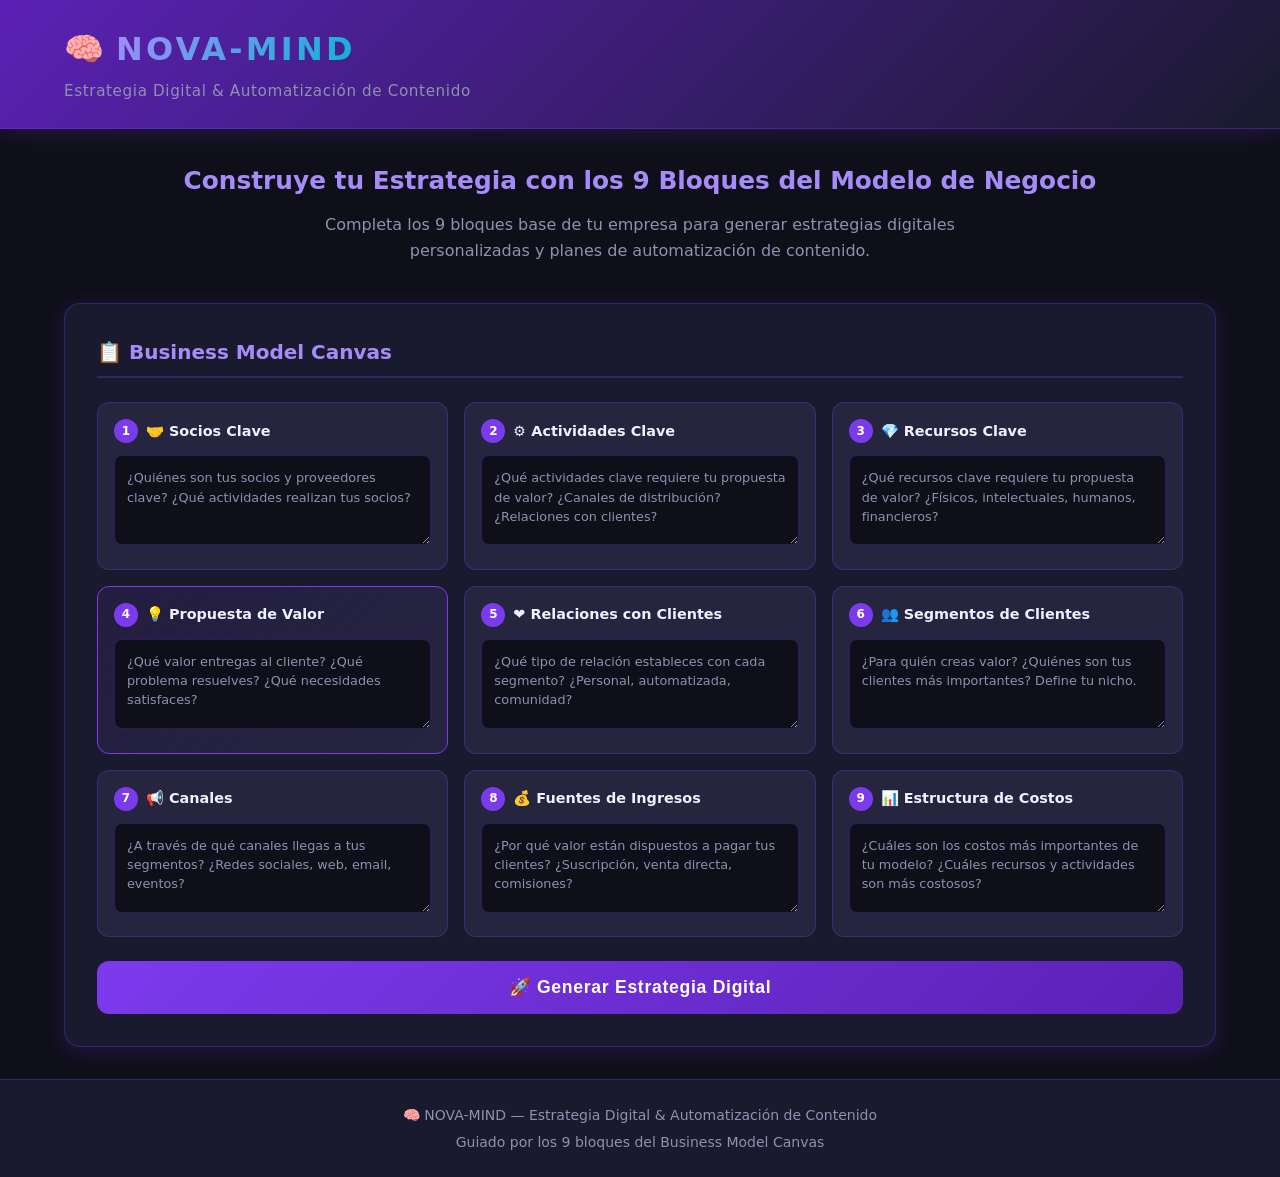
<file: index.html>
<!DOCTYPE html>
<html lang="es">
<head>
  <meta charset="UTF-8" />
  <meta name="viewport" content="width=device-width, initial-scale=1.0" />
  <title>NOVA-MIND | Estrategia Digital &amp; Automatización</title>
  <link rel="stylesheet" href="css/style.css" />
</head>
<body>
  <header>
    <div class="container">
      <div class="brand">
        <span class="brand-icon">🧠</span>
        <h1>NOVA-MIND</h1>
      </div>
      <p class="brand-tagline">Estrategia Digital &amp; Automatización de Contenido</p>
    </div>
  </header>

  <main class="container">
    <section class="intro-section">
      <h2>Construye tu Estrategia con los 9 Bloques del Modelo de Negocio</h2>
      <p>Completa los 9 bloques base de tu empresa para generar estrategias digitales
        personalizadas y planes de automatización de contenido.</p>
    </section>

    <!-- ── Business Model Canvas ─────────────────────────────────────── -->
    <div class="canvas-form" id="businessCanvas">
      <h3 class="section-title">📋 Business Model Canvas</h3>

      <div class="canvas-grid">
        <!-- 1 Socios Clave -->
        <div class="canvas-block" data-block="socios">
          <div class="block-header">
            <span class="block-number">1</span>
            <h4>🤝 Socios Clave</h4>
          </div>
          <textarea id="socios"
            placeholder="¿Quiénes son tus socios y proveedores clave? ¿Qué actividades realizan tus socios?"></textarea>
        </div>

        <!-- 2 Actividades Clave -->
        <div class="canvas-block" data-block="actividades">
          <div class="block-header">
            <span class="block-number">2</span>
            <h4>⚙️ Actividades Clave</h4>
          </div>
          <textarea id="actividades"
            placeholder="¿Qué actividades clave requiere tu propuesta de valor? ¿Canales de distribución? ¿Relaciones con clientes?"></textarea>
        </div>

        <!-- 3 Recursos Clave -->
        <div class="canvas-block" data-block="recursos">
          <div class="block-header">
            <span class="block-number">3</span>
            <h4>💎 Recursos Clave</h4>
          </div>
          <textarea id="recursos"
            placeholder="¿Qué recursos clave requiere tu propuesta de valor? ¿Físicos, intelectuales, humanos, financieros?"></textarea>
        </div>

        <!-- 4 Propuesta de Valor (featured) -->
        <div class="canvas-block featured" data-block="propuesta">
          <div class="block-header">
            <span class="block-number">4</span>
            <h4>💡 Propuesta de Valor</h4>
          </div>
          <textarea id="propuesta"
            placeholder="¿Qué valor entregas al cliente? ¿Qué problema resuelves? ¿Qué necesidades satisfaces?"></textarea>
        </div>

        <!-- 5 Relaciones con Clientes -->
        <div class="canvas-block" data-block="relaciones">
          <div class="block-header">
            <span class="block-number">5</span>
            <h4>❤️ Relaciones con Clientes</h4>
          </div>
          <textarea id="relaciones"
            placeholder="¿Qué tipo de relación estableces con cada segmento? ¿Personal, automatizada, comunidad?"></textarea>
        </div>

        <!-- 6 Segmentos de Clientes -->
        <div class="canvas-block" data-block="segmentos">
          <div class="block-header">
            <span class="block-number">6</span>
            <h4>👥 Segmentos de Clientes</h4>
          </div>
          <textarea id="segmentos"
            placeholder="¿Para quién creas valor? ¿Quiénes son tus clientes más importantes? Define tu nicho."></textarea>
        </div>

        <!-- 7 Canales -->
        <div class="canvas-block" data-block="canales">
          <div class="block-header">
            <span class="block-number">7</span>
            <h4>📢 Canales</h4>
          </div>
          <textarea id="canales"
            placeholder="¿A través de qué canales llegas a tus segmentos? ¿Redes sociales, web, email, eventos?"></textarea>
        </div>

        <!-- 8 Fuentes de Ingresos -->
        <div class="canvas-block" data-block="ingresos">
          <div class="block-header">
            <span class="block-number">8</span>
            <h4>💰 Fuentes de Ingresos</h4>
          </div>
          <textarea id="ingresos"
            placeholder="¿Por qué valor están dispuestos a pagar tus clientes? ¿Suscripción, venta directa, comisiones?"></textarea>
        </div>

        <!-- 9 Estructura de Costos -->
        <div class="canvas-block" data-block="costos">
          <div class="block-header">
            <span class="block-number">9</span>
            <h4>📊 Estructura de Costos</h4>
          </div>
          <textarea id="costos"
            placeholder="¿Cuáles son los costos más importantes de tu modelo? ¿Cuáles recursos y actividades son más costosos?"></textarea>
        </div>
      </div>

      <button class="generate-btn" id="generateBtn" onclick="generateStrategy()">
        🚀 Generar Estrategia Digital
      </button>
    </div>

    <!-- ── Strategy Output ────────────────────────────────────────────── -->
    <div class="strategy-output" id="strategyOutput" style="display:none;">
      <h3 class="section-title">🎯 Tu Estrategia Digital Personalizada</h3>

      <div class="strategy-tabs">
        <button class="tab-btn active" data-tab="content"    onclick="showTab(event,'content')">📝 Estrategia de Contenido</button>
        <button class="tab-btn"         data-tab="automation" onclick="showTab(event,'automation')">🤖 Automatización</button>
        <button class="tab-btn"         data-tab="calendar"   onclick="showTab(event,'calendar')">📅 Calendario</button>
        <button class="tab-btn"         data-tab="kpis"       onclick="showTab(event,'kpis')">📈 KPIs</button>
      </div>

      <div class="tab-content active" id="content-tab">
        <div id="contentStrategy"></div>
      </div>
      <div class="tab-content" id="automation-tab">
        <div id="automationStrategy"></div>
      </div>
      <div class="tab-content" id="calendar-tab">
        <div id="calendarStrategy"></div>
      </div>
      <div class="tab-content" id="kpis-tab">
        <div id="kpisStrategy"></div>
      </div>
    </div>
  </main>

  <footer>
    <div class="container">
      <p>🧠 NOVA-MIND &mdash; Estrategia Digital &amp; Automatización de Contenido</p>
      <p>Guiado por los 9 bloques del Business Model Canvas</p>
    </div>
  </footer>

  <script src="js/app.js"></script>
</body>
</html>
</file>
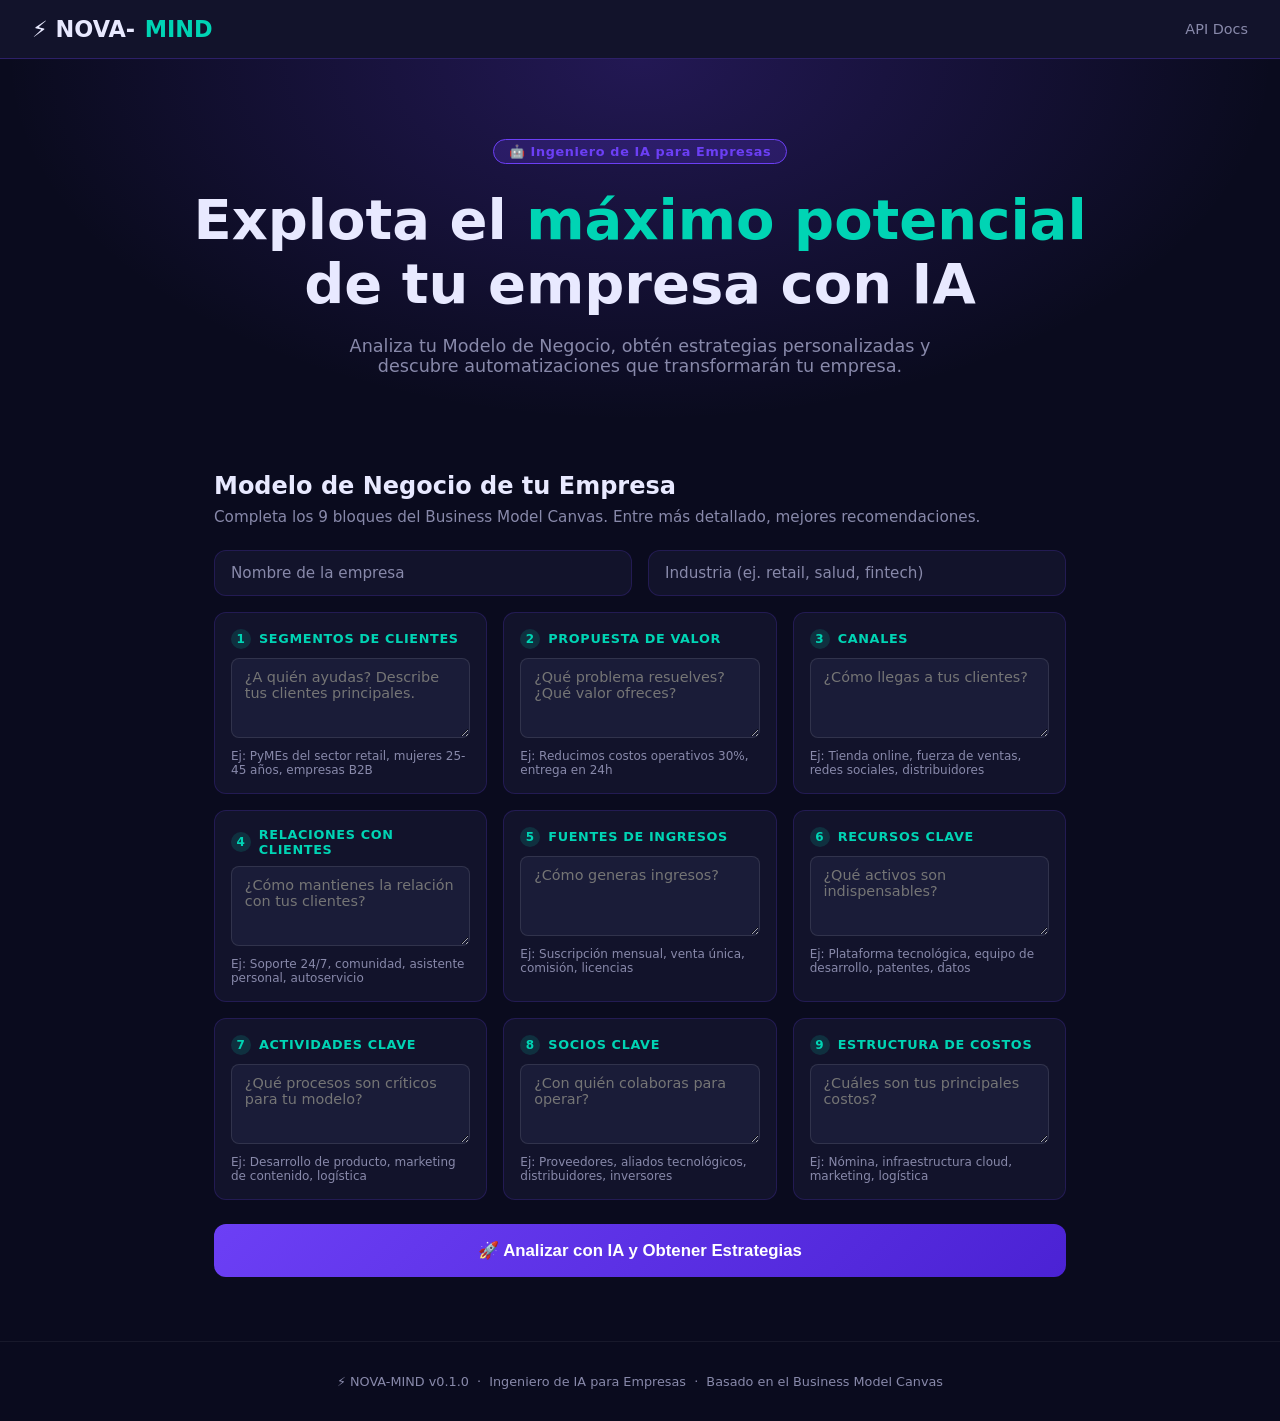
<file: frontend/index.html>
<!DOCTYPE html>
<html lang="es">
<head>
  <meta charset="UTF-8" />
  <meta name="viewport" content="width=device-width, initial-scale=1.0" />
  <title>NOVA-MIND – Ingeniero de IA para Empresas</title>
  <style>
    :root {
      --primary: #6C3FF5;
      --primary-dark: #4B22D4;
      --accent: #00D4B4;
      --bg: #0A0B1E;
      --surface: #12132B;
      --surface2: #1A1C38;
      --text: #E8E9FF;
      --text-muted: #8889AA;
      --alta: #FF5E5E;
      --media: #FFB347;
      --baja: #5ECC8A;
      --bajo: #5ECC8A;
      --medio: #FFB347;
      --alto: #FF5E5E;
      --radius: 12px;
    }
    * { box-sizing: border-box; margin: 0; padding: 0; }
    body {
      background: var(--bg);
      color: var(--text);
      font-family: 'Segoe UI', system-ui, sans-serif;
      min-height: 100vh;
    }

    /* ── NAV ── */
    nav {
      display: flex;
      align-items: center;
      justify-content: space-between;
      padding: 1rem 2rem;
      background: var(--surface);
      border-bottom: 1px solid rgba(108,63,245,.3);
      position: sticky;
      top: 0;
      z-index: 100;
    }
    .logo { display: flex; align-items: center; gap: .6rem; font-size: 1.4rem; font-weight: 700; }
    .logo span { color: var(--accent); }
    nav a { color: var(--text-muted); text-decoration: none; font-size: .9rem; }
    nav a:hover { color: var(--text); }

    /* ── HERO ── */
    .hero {
      text-align: center;
      padding: 5rem 2rem 3rem;
      background: radial-gradient(ellipse at 50% 0%, rgba(108,63,245,.25) 0%, transparent 70%);
    }
    .hero-badge {
      display: inline-block;
      background: rgba(108,63,245,.2);
      border: 1px solid var(--primary);
      color: var(--primary);
      border-radius: 20px;
      padding: .25rem .9rem;
      font-size: .8rem;
      font-weight: 600;
      letter-spacing: .05em;
      margin-bottom: 1.5rem;
    }
    .hero h1 { font-size: clamp(2rem, 5vw, 3.5rem); font-weight: 800; line-height: 1.15; }
    .hero h1 em { font-style: normal; color: var(--accent); }
    .hero p { margin-top: 1.2rem; color: var(--text-muted); font-size: 1.1rem; max-width: 600px; margin-inline: auto; }

    /* ── CANVAS FORM ── */
    .section { max-width: 900px; margin: 3rem auto; padding: 0 1.5rem; }
    .section h2 { font-size: 1.5rem; font-weight: 700; margin-bottom: .5rem; }
    .section .sub { color: var(--text-muted); font-size: .95rem; margin-bottom: 1.5rem; }

    .canvas-grid {
      display: grid;
      grid-template-columns: repeat(auto-fit, minmax(260px, 1fr));
      gap: 1rem;
    }
    .canvas-block {
      background: var(--surface);
      border: 1px solid rgba(108,63,245,.2);
      border-radius: var(--radius);
      padding: 1rem;
      transition: border-color .2s;
    }
    .canvas-block:focus-within { border-color: var(--primary); }
    .canvas-block label {
      display: flex;
      align-items: center;
      gap: .5rem;
      font-size: .8rem;
      font-weight: 700;
      letter-spacing: .05em;
      text-transform: uppercase;
      color: var(--accent);
      margin-bottom: .6rem;
    }
    .canvas-block label .num {
      background: rgba(0,212,180,.15);
      border-radius: 50%;
      width: 20px;
      height: 20px;
      display: flex;
      align-items: center;
      justify-content: center;
      font-size: .75rem;
      color: var(--accent);
    }
    .canvas-block textarea {
      width: 100%;
      background: var(--surface2);
      border: 1px solid rgba(255,255,255,.1);
      border-radius: 8px;
      color: var(--text);
      font-size: .9rem;
      padding: .6rem .8rem;
      resize: vertical;
      min-height: 80px;
      outline: none;
      font-family: inherit;
    }
    .canvas-block textarea:focus { border-color: var(--primary); }
    .canvas-block .hint { font-size: .75rem; color: var(--text-muted); margin-top: .4rem; }

    .form-header {
      display: grid;
      grid-template-columns: 1fr 1fr;
      gap: 1rem;
      margin-bottom: 1rem;
    }
    .form-header input {
      background: var(--surface);
      border: 1px solid rgba(108,63,245,.2);
      border-radius: var(--radius);
      color: var(--text);
      font-size: .95rem;
      padding: .8rem 1rem;
      outline: none;
      font-family: inherit;
      width: 100%;
    }
    .form-header input:focus { border-color: var(--primary); }
    .form-header input::placeholder { color: var(--text-muted); }

    .btn-analyze {
      display: block;
      width: 100%;
      margin-top: 1.5rem;
      padding: 1rem;
      background: linear-gradient(135deg, var(--primary), var(--primary-dark));
      color: #fff;
      border: none;
      border-radius: var(--radius);
      font-size: 1.05rem;
      font-weight: 700;
      cursor: pointer;
      transition: opacity .2s, transform .1s;
    }
    .btn-analyze:hover { opacity: .9; }
    .btn-analyze:active { transform: scale(.98); }
    .btn-analyze:disabled { opacity: .5; cursor: default; }

    /* ── COMPLETENESS ── */
    .completeness-bar {
      background: var(--surface);
      border: 1px solid rgba(108,63,245,.2);
      border-radius: var(--radius);
      padding: 1.2rem;
      margin-bottom: 1.5rem;
    }
    .completeness-bar .label { display: flex; justify-content: space-between; font-size: .85rem; margin-bottom: .5rem; }
    .completeness-bar .label strong { color: var(--accent); }
    .bar-track { background: var(--surface2); border-radius: 20px; height: 10px; overflow: hidden; }
    .bar-fill { height: 100%; border-radius: 20px; background: linear-gradient(90deg, var(--primary), var(--accent)); transition: width .6s ease; }
    .incomplete-tags { display: flex; flex-wrap: wrap; gap: .4rem; margin-top: .8rem; }
    .tag {
      background: rgba(255,94,94,.1);
      border: 1px solid rgba(255,94,94,.3);
      color: #FF5E5E;
      border-radius: 20px;
      padding: .2rem .7rem;
      font-size: .75rem;
    }

    /* ── RESULTS ── */
    .results-tabs {
      display: flex;
      gap: .5rem;
      margin-bottom: 1.5rem;
      border-bottom: 1px solid rgba(255,255,255,.08);
    }
    .tab-btn {
      background: none;
      border: none;
      color: var(--text-muted);
      padding: .6rem 1.2rem;
      cursor: pointer;
      font-size: .95rem;
      font-family: inherit;
      border-bottom: 2px solid transparent;
      transition: color .2s;
    }
    .tab-btn.active { color: var(--accent); border-bottom-color: var(--accent); }

    .cards-grid {
      display: grid;
      grid-template-columns: repeat(auto-fill, minmax(300px, 1fr));
      gap: 1rem;
    }
    .card {
      background: var(--surface);
      border: 1px solid rgba(108,63,245,.15);
      border-radius: var(--radius);
      padding: 1.2rem;
      transition: border-color .2s, transform .15s;
    }
    .card:hover { border-color: var(--primary); transform: translateY(-2px); }
    .card-header { display: flex; align-items: flex-start; justify-content: space-between; gap: .5rem; margin-bottom: .7rem; }
    .card-title { font-weight: 700; font-size: 1rem; line-height: 1.35; }
    .badge {
      border-radius: 20px;
      padding: .15rem .6rem;
      font-size: .72rem;
      font-weight: 700;
      white-space: nowrap;
      flex-shrink: 0;
    }
    .badge-alta, .badge-alto { background: rgba(255,94,94,.15); color: var(--alta); border: 1px solid rgba(255,94,94,.3); }
    .badge-media, .badge-medio { background: rgba(255,179,71,.15); color: var(--media); border: 1px solid rgba(255,179,71,.3); }
    .badge-baja, .badge-bajo { background: rgba(94,204,138,.15); color: var(--baja); border: 1px solid rgba(94,204,138,.3); }
    .card-block { font-size: .75rem; color: var(--primary); font-weight: 600; margin-bottom: .5rem; }
    .card-desc { font-size: .88rem; color: var(--text-muted); line-height: 1.6; }
    .card-roi { margin-top: .7rem; padding: .4rem .7rem; background: rgba(0,212,180,.08); border-radius: 8px; font-size: .8rem; color: var(--accent); }
    .card-tech { margin-top: .4rem; font-size: .78rem; color: var(--text-muted); }
    .card-tech strong { color: var(--text); }
    .impact-tags { display: flex; flex-wrap: wrap; gap: .3rem; margin-top: .7rem; }
    .impact-tag {
      background: rgba(108,63,245,.15);
      color: var(--primary);
      border-radius: 20px;
      padding: .15rem .55rem;
      font-size: .72rem;
    }
    .steps-list { margin-top: .7rem; padding-left: 1rem; }
    .steps-list li { font-size: .8rem; color: var(--text-muted); line-height: 1.7; }
    details summary { cursor: pointer; font-size: .8rem; color: var(--primary); margin-top: .6rem; }
    details summary:hover { color: var(--accent); }

    /* ── LOADING ── */
    .spinner {
      display: none;
      text-align: center;
      padding: 3rem;
    }
    .spinner-ring {
      width: 48px; height: 48px;
      border: 4px solid rgba(108,63,245,.2);
      border-top-color: var(--primary);
      border-radius: 50%;
      animation: spin .8s linear infinite;
      margin: 0 auto 1rem;
    }
    @keyframes spin { to { transform: rotate(360deg); } }

    /* ── HIDDEN / VISIBLE ── */
    .hidden { display: none !important; }

    /* ── FOOTER ── */
    footer {
      text-align: center;
      padding: 2rem;
      color: var(--text-muted);
      font-size: .8rem;
      border-top: 1px solid rgba(255,255,255,.06);
      margin-top: 4rem;
    }
  </style>
</head>
<body>

<nav>
  <div class="logo">⚡ NOVA-<span>MIND</span></div>
  <a href="/docs" target="_blank">API Docs</a>
</nav>

<div class="hero">
  <div class="hero-badge">🤖 Ingeniero de IA para Empresas</div>
  <h1>Explota el <em>máximo potencial</em><br>de tu empresa con IA</h1>
  <p>Analiza tu Modelo de Negocio, obtén estrategias personalizadas y descubre automatizaciones que transformarán tu empresa.</p>
</div>

<!-- CANVAS FORM -->
<div class="section">
  <h2>Modelo de Negocio de tu Empresa</h2>
  <p class="sub">Completa los 9 bloques del Business Model Canvas. Entre más detallado, mejores recomendaciones.</p>

  <div class="form-header">
    <input type="text" id="company_name" placeholder="Nombre de la empresa" />
    <input type="text" id="industry" placeholder="Industria (ej. retail, salud, fintech)" />
  </div>

  <div class="canvas-grid" id="canvasForm">
    <div class="canvas-block">
      <label><span class="num">1</span>Segmentos de Clientes</label>
      <textarea id="customer_segments" placeholder="¿A quién ayudas? Describe tus clientes principales."></textarea>
      <div class="hint">Ej: PyMEs del sector retail, mujeres 25-45 años, empresas B2B</div>
    </div>
    <div class="canvas-block">
      <label><span class="num">2</span>Propuesta de Valor</label>
      <textarea id="value_propositions" placeholder="¿Qué problema resuelves? ¿Qué valor ofreces?"></textarea>
      <div class="hint">Ej: Reducimos costos operativos 30%, entrega en 24h</div>
    </div>
    <div class="canvas-block">
      <label><span class="num">3</span>Canales</label>
      <textarea id="channels" placeholder="¿Cómo llegas a tus clientes?"></textarea>
      <div class="hint">Ej: Tienda online, fuerza de ventas, redes sociales, distribuidores</div>
    </div>
    <div class="canvas-block">
      <label><span class="num">4</span>Relaciones con Clientes</label>
      <textarea id="customer_relationships" placeholder="¿Cómo mantienes la relación con tus clientes?"></textarea>
      <div class="hint">Ej: Soporte 24/7, comunidad, asistente personal, autoservicio</div>
    </div>
    <div class="canvas-block">
      <label><span class="num">5</span>Fuentes de Ingresos</label>
      <textarea id="revenue_streams" placeholder="¿Cómo generas ingresos?"></textarea>
      <div class="hint">Ej: Suscripción mensual, venta única, comisión, licencias</div>
    </div>
    <div class="canvas-block">
      <label><span class="num">6</span>Recursos Clave</label>
      <textarea id="key_resources" placeholder="¿Qué activos son indispensables?"></textarea>
      <div class="hint">Ej: Plataforma tecnológica, equipo de desarrollo, patentes, datos</div>
    </div>
    <div class="canvas-block">
      <label><span class="num">7</span>Actividades Clave</label>
      <textarea id="key_activities" placeholder="¿Qué procesos son críticos para tu modelo?"></textarea>
      <div class="hint">Ej: Desarrollo de producto, marketing de contenido, logística</div>
    </div>
    <div class="canvas-block">
      <label><span class="num">8</span>Socios Clave</label>
      <textarea id="key_partnerships" placeholder="¿Con quién colaboras para operar?"></textarea>
      <div class="hint">Ej: Proveedores, aliados tecnológicos, distribuidores, inversores</div>
    </div>
    <div class="canvas-block">
      <label><span class="num">9</span>Estructura de Costos</label>
      <textarea id="cost_structure" placeholder="¿Cuáles son tus principales costos?"></textarea>
      <div class="hint">Ej: Nómina, infraestructura cloud, marketing, logística</div>
    </div>
  </div>

  <button class="btn-analyze" id="analyzeBtn" onclick="analyzeCanvas()">
    🚀 Analizar con IA y Obtener Estrategias
  </button>
</div>

<!-- LOADING -->
<div class="spinner" id="spinner">
  <div class="spinner-ring"></div>
  <p style="color:var(--text-muted)">Analizando tu empresa con IA...</p>
</div>

<!-- RESULTS -->
<div class="section hidden" id="results">
  <h2>Resultados del Análisis</h2>

  <!-- Completeness -->
  <div class="completeness-bar" id="completenessSection">
    <div class="label">
      <span>Completitud del Canvas</span>
      <strong id="completenessScore">0%</strong>
    </div>
    <div class="bar-track"><div class="bar-fill" id="completenessBar" style="width:0%"></div></div>
    <div class="incomplete-tags" id="incompleteTags"></div>
  </div>

  <!-- Tabs -->
  <div class="results-tabs">
    <button class="tab-btn active" onclick="showTab(this, 'strategies')">📊 Estrategias (<span id="stratCount">0</span>)</button>
    <button class="tab-btn" onclick="showTab(this, 'automations')">⚙️ Automatizaciones (<span id="autoCount">0</span>)</button>
  </div>

  <div id="strategiesPanel" class="cards-grid"></div>
  <div id="automationsPanel" class="cards-grid hidden"></div>
</div>

<footer>
  ⚡ NOVA-MIND v0.1.0 &nbsp;·&nbsp; Ingeniero de IA para Empresas &nbsp;·&nbsp;
  Basado en el Business Model Canvas
</footer>

<script>
  function parseTextareaToList(id) {
    const val = document.getElementById(id).value.trim();
    if (!val) return [];
    return val.split('\n').map(s => s.trim()).filter(Boolean);
  }

  async function analyzeCanvas() {
    const btn = document.getElementById('analyzeBtn');
    btn.disabled = true;
    document.getElementById('spinner').style.display = 'block';
    document.getElementById('results').classList.add('hidden');

    const payload = {
      company_name: document.getElementById('company_name').value.trim() || null,
      industry: document.getElementById('industry').value.trim() || null,
      customer_segments: parseTextareaToList('customer_segments'),
      value_propositions: parseTextareaToList('value_propositions'),
      channels: parseTextareaToList('channels'),
      customer_relationships: parseTextareaToList('customer_relationships'),
      revenue_streams: parseTextareaToList('revenue_streams'),
      key_resources: parseTextareaToList('key_resources'),
      key_activities: parseTextareaToList('key_activities'),
      key_partnerships: parseTextareaToList('key_partnerships'),
      cost_structure: parseTextareaToList('cost_structure'),
    };

    try {
      const res = await fetch('/api/canvas/analyze', {
        method: 'POST',
        headers: { 'Content-Type': 'application/json' },
        body: JSON.stringify(payload),
      });
      if (!res.ok) throw new Error('Error en el servidor');
      const data = await res.json();
      renderResults(data);
    } catch (err) {
      alert('Error al analizar: ' + err.message);
    } finally {
      btn.disabled = false;
      document.getElementById('spinner').style.display = 'none';
    }
  }

  function renderResults(data) {
    // Completeness
    const pct = data.canvas_completeness;
    document.getElementById('completenessScore').textContent = pct + '%';
    document.getElementById('completenessBar').style.width = pct + '%';

    const tagsEl = document.getElementById('incompleteTags');
    tagsEl.innerHTML = '';
    (data.incomplete_blocks || []).forEach(b => {
      const tag = document.createElement('span');
      tag.className = 'tag';
      tag.textContent = '⚠ ' + b;
      tagsEl.appendChild(tag);
    });

    // Strategy cards
    document.getElementById('stratCount').textContent = data.strategies.length;
    const stratPanel = document.getElementById('strategiesPanel');
    stratPanel.innerHTML = '';
    data.strategies.forEach(s => {
      stratPanel.innerHTML += `
        <div class="card">
          <div class="card-header">
            <div class="card-title">${s.title}</div>
            <span class="badge badge-${s.priority}">${s.priority.toUpperCase()}</span>
          </div>
          <div class="card-block">📌 ${s.block}</div>
          <div class="card-desc">${s.description}</div>
          <div class="impact-tags">${s.impact_areas.map(a => `<span class="impact-tag">${a}</span>`).join('')}</div>
        </div>`;
    });

    // Automation cards
    document.getElementById('autoCount').textContent = data.automations.length;
    const autoPanel = document.getElementById('automationsPanel');
    autoPanel.innerHTML = '';
    data.automations.forEach(a => {
      const stepsHtml = a.steps.map(s => `<li>${s}</li>`).join('');
      autoPanel.innerHTML += `
        <div class="card">
          <div class="card-header">
            <div class="card-title">${a.title}</div>
            <span class="badge badge-${a.effort}">${a.effort.toUpperCase()}</span>
          </div>
          <div class="card-block">⚙️ ${a.process}</div>
          <div class="card-desc">${a.description}</div>
          <div class="card-tech"><strong>Tecnología:</strong> ${a.technology}</div>
          <div class="card-roi">📈 ${a.roi_estimate}</div>
          <details>
            <summary>Ver pasos de implementación</summary>
            <ol class="steps-list">${stepsHtml}</ol>
          </details>
        </div>`;
    });

    document.getElementById('results').classList.remove('hidden');
    document.getElementById('results').scrollIntoView({ behavior: 'smooth' });
  }

  function showTab(btn, tab) {
    document.querySelectorAll('.tab-btn').forEach(b => b.classList.remove('active'));
    btn.classList.add('active');
    document.getElementById('strategiesPanel').classList.toggle('hidden', tab !== 'strategies');
    document.getElementById('automationsPanel').classList.toggle('hidden', tab !== 'automations');
  }
</script>
</body>
</html>
</file>
<file: css/style.css>
/* ── NOVA-MIND Design System ──────────────────────────────────────── */
:root {
  --primary:        #7C3AED;
  --primary-light:  #A78BFA;
  --primary-dark:   #5B21B6;
  --secondary:      #06B6D4;
  --background:     #0F0F1A;
  --surface:        #1A1A2E;
  --surface-light:  #252540;
  --text:           #F0F0FF;
  --text-muted:     #9090B0;
  --success:        #10B981;
  --border:         rgba(124, 58, 237, 0.3);
  --shadow:         0 4px 20px rgba(124, 58, 237, 0.2);
}

/* ── Reset ──────────────────────────────────────────────────────────── */
*, *::before, *::after { margin: 0; padding: 0; box-sizing: border-box; }

body {
  font-family: 'Segoe UI', system-ui, -apple-system, sans-serif;
  background: var(--background);
  color: var(--text);
  line-height: 1.6;
  min-height: 100vh;
}

.container {
  max-width: 1200px;
  margin: 0 auto;
  padding: 0 1.5rem;
}

/* ── Header ─────────────────────────────────────────────────────────── */
header {
  background: linear-gradient(135deg, var(--primary-dark), var(--surface));
  border-bottom: 1px solid var(--border);
  padding: 1.5rem 0;
  margin-bottom: 2rem;
  box-shadow: var(--shadow);
}

.brand {
  display: flex;
  align-items: center;
  gap: 0.75rem;
  margin-bottom: 0.25rem;
}

.brand-icon { font-size: 2rem; }

.brand h1 {
  font-size: 2rem;
  font-weight: 800;
  background: linear-gradient(135deg, var(--primary-light), var(--secondary));
  -webkit-background-clip: text;
  -webkit-text-fill-color: transparent;
  background-clip: text;
  letter-spacing: 0.1em;
}

.brand-tagline {
  color: var(--text-muted);
  font-size: 0.95rem;
  letter-spacing: 0.04em;
}

/* ── Intro ───────────────────────────────────────────────────────────── */
.intro-section {
  text-align: center;
  margin-bottom: 2.5rem;
}

.intro-section h2 {
  font-size: 1.55rem;
  color: var(--primary-light);
  margin-bottom: 0.75rem;
}

.intro-section p {
  color: var(--text-muted);
  max-width: 700px;
  margin: 0 auto;
}

/* ── Canvas Form ─────────────────────────────────────────────────────── */
.canvas-form {
  background: var(--surface);
  border: 1px solid var(--border);
  border-radius: 1rem;
  padding: 2rem;
  margin-bottom: 2rem;
  box-shadow: var(--shadow);
}

.section-title {
  font-size: 1.25rem;
  color: var(--primary-light);
  margin-bottom: 1.5rem;
  padding-bottom: 0.5rem;
  border-bottom: 2px solid var(--border);
}

.canvas-grid {
  display: grid;
  grid-template-columns: repeat(auto-fill, minmax(320px, 1fr));
  gap: 1rem;
  margin-bottom: 1.5rem;
}

.canvas-block {
  background: var(--surface-light);
  border: 1px solid var(--border);
  border-radius: 0.75rem;
  padding: 1rem;
  transition: border-color 0.2s, box-shadow 0.2s;
}

.canvas-block:hover {
  border-color: var(--primary);
  box-shadow: 0 0 12px rgba(124, 58, 237, 0.25);
}

.canvas-block.featured {
  border-color: var(--primary);
  background: linear-gradient(135deg, rgba(124, 58, 237, 0.1), var(--surface-light));
}

.block-header {
  display: flex;
  align-items: center;
  gap: 0.5rem;
  margin-bottom: 0.75rem;
}

.block-number {
  background: var(--primary);
  color: #fff;
  width: 24px;
  height: 24px;
  border-radius: 50%;
  display: flex;
  align-items: center;
  justify-content: center;
  font-size: 0.75rem;
  font-weight: 700;
  flex-shrink: 0;
}

.block-header h4 {
  font-size: 0.9rem;
  color: var(--text);
  font-weight: 600;
}

.canvas-block textarea {
  width: 100%;
  background: var(--background);
  border: 1px solid var(--border);
  border-radius: 0.5rem;
  color: var(--text);
  font-size: 0.85rem;
  line-height: 1.5;
  padding: 0.75rem;
  resize: vertical;
  min-height: 90px;
  font-family: inherit;
  transition: border-color 0.2s;
}

.canvas-block textarea:focus {
  outline: none;
  border-color: var(--primary);
  box-shadow: 0 0 0 2px rgba(124, 58, 237, 0.2);
}

.canvas-block textarea::placeholder {
  color: var(--text-muted);
  font-size: 0.8rem;
}

/* ── Generate Button ─────────────────────────────────────────────────── */
.generate-btn {
  width: 100%;
  background: linear-gradient(135deg, var(--primary), var(--primary-dark));
  color: #fff;
  border: none;
  border-radius: 0.75rem;
  padding: 1rem 2rem;
  font-size: 1.1rem;
  font-weight: 700;
  cursor: pointer;
  transition: transform 0.2s, box-shadow 0.2s;
  letter-spacing: 0.04em;
}

.generate-btn:hover {
  transform: translateY(-2px);
  box-shadow: 0 6px 20px rgba(124, 58, 237, 0.4);
}

.generate-btn:active { transform: translateY(0); }

/* ── Strategy Output ─────────────────────────────────────────────────── */
.strategy-output {
  background: var(--surface);
  border: 1px solid var(--border);
  border-radius: 1rem;
  padding: 2rem;
  margin-bottom: 2rem;
  box-shadow: var(--shadow);
  animation: fadeIn 0.4s ease-out;
}

/* ── Tabs ────────────────────────────────────────────────────────────── */
.strategy-tabs {
  display: flex;
  gap: 0.5rem;
  margin-bottom: 1.5rem;
  flex-wrap: wrap;
}

.tab-btn {
  background: var(--surface-light);
  border: 1px solid var(--border);
  color: var(--text-muted);
  border-radius: 0.5rem;
  padding: 0.6rem 1rem;
  font-size: 0.875rem;
  cursor: pointer;
  transition: background 0.2s, color 0.2s, border-color 0.2s;
}

.tab-btn.active,
.tab-btn:hover {
  background: var(--primary);
  border-color: var(--primary);
  color: #fff;
}

.tab-content          { display: none; }
.tab-content.active   { display: block; }

/* ── Strategy Cards ──────────────────────────────────────────────────── */
.strategy-section { margin-bottom: 1.5rem; }

.strategy-section h4 {
  color: var(--primary-light);
  font-size: 1rem;
  margin-bottom: 0.75rem;
  display: flex;
  align-items: center;
  gap: 0.4rem;
}

.strategy-card {
  background: var(--surface-light);
  border: 1px solid var(--border);
  border-radius: 0.75rem;
  padding: 1rem;
  margin-bottom: 0.75rem;
}

.strategy-card h5 {
  color: var(--text);
  font-size: 0.9rem;
  margin-bottom: 0.5rem;
}

.strategy-card p,
.strategy-card ul {
  color: var(--text-muted);
  font-size: 0.85rem;
}

.strategy-card ul {
  padding-left: 1.25rem;
}

.strategy-card ul li { margin-bottom: 0.25rem; }

/* ── Tags ────────────────────────────────────────────────────────────── */
.tag {
  display: inline-block;
  background: rgba(124, 58, 237, 0.2);
  color: var(--primary-light);
  border-radius: 9999px;
  padding: 0.2rem 0.6rem;
  font-size: 0.75rem;
  margin: 0.15rem;
  border: 1px solid rgba(124, 58, 237, 0.3);
}

.tag.teal {
  background: rgba(6, 182, 212, 0.15);
  color: var(--secondary);
  border-color: rgba(6, 182, 212, 0.3);
}

.tag.green {
  background: rgba(16, 185, 129, 0.15);
  color: var(--success);
  border-color: rgba(16, 185, 129, 0.3);
}

/* ── Calendar ────────────────────────────────────────────────────────── */
.calendar-grid {
  display: grid;
  grid-template-columns: repeat(7, 1fr);
  gap: 0.4rem;
  margin-top: 1rem;
}

.calendar-day {
  background: var(--surface-light);
  border: 1px solid var(--border);
  border-radius: 0.5rem;
  padding: 0.5rem 0.25rem;
  text-align: center;
  font-size: 0.75rem;
}

.calendar-day.header {
  background: var(--primary-dark);
  color: #fff;
  font-weight: 600;
}

.calendar-day.has-content {
  border-color: var(--primary);
  background: rgba(124, 58, 237, 0.1);
}

.calendar-day .content-label {
  font-size: 0.65rem;
  color: var(--primary-light);
  margin-top: 0.2rem;
}

/* ── KPI Table ───────────────────────────────────────────────────────── */
.kpi-table {
  width: 100%;
  border-collapse: collapse;
  font-size: 0.85rem;
  margin-top: 1rem;
}

.kpi-table th {
  background: var(--primary-dark);
  color: #fff;
  padding: 0.75rem;
  text-align: left;
}

.kpi-table td {
  padding: 0.75rem;
  border-bottom: 1px solid var(--border);
  color: var(--text-muted);
}

.kpi-table tr:last-child td { border-bottom: none; }
.kpi-table tr:hover td {
  background: var(--surface-light);
  color: var(--text);
}

/* ── Footer ──────────────────────────────────────────────────────────── */
footer {
  background: var(--surface);
  border-top: 1px solid var(--border);
  padding: 1.5rem 0;
  text-align: center;
  color: var(--text-muted);
  font-size: 0.875rem;
  margin-top: 2rem;
}

footer p + p { margin-top: 0.25rem; }

/* ── Responsive ──────────────────────────────────────────────────────── */
@media (max-width: 768px) {
  .canvas-grid         { grid-template-columns: 1fr; }
  .brand h1            { font-size: 1.5rem; }
  .calendar-grid       { grid-template-columns: repeat(4, 1fr); }
}

/* ── Animations ──────────────────────────────────────────────────────── */
@keyframes fadeIn {
  from { opacity: 0; transform: translateY(10px); }
  to   { opacity: 1; transform: translateY(0); }
}
</file>
